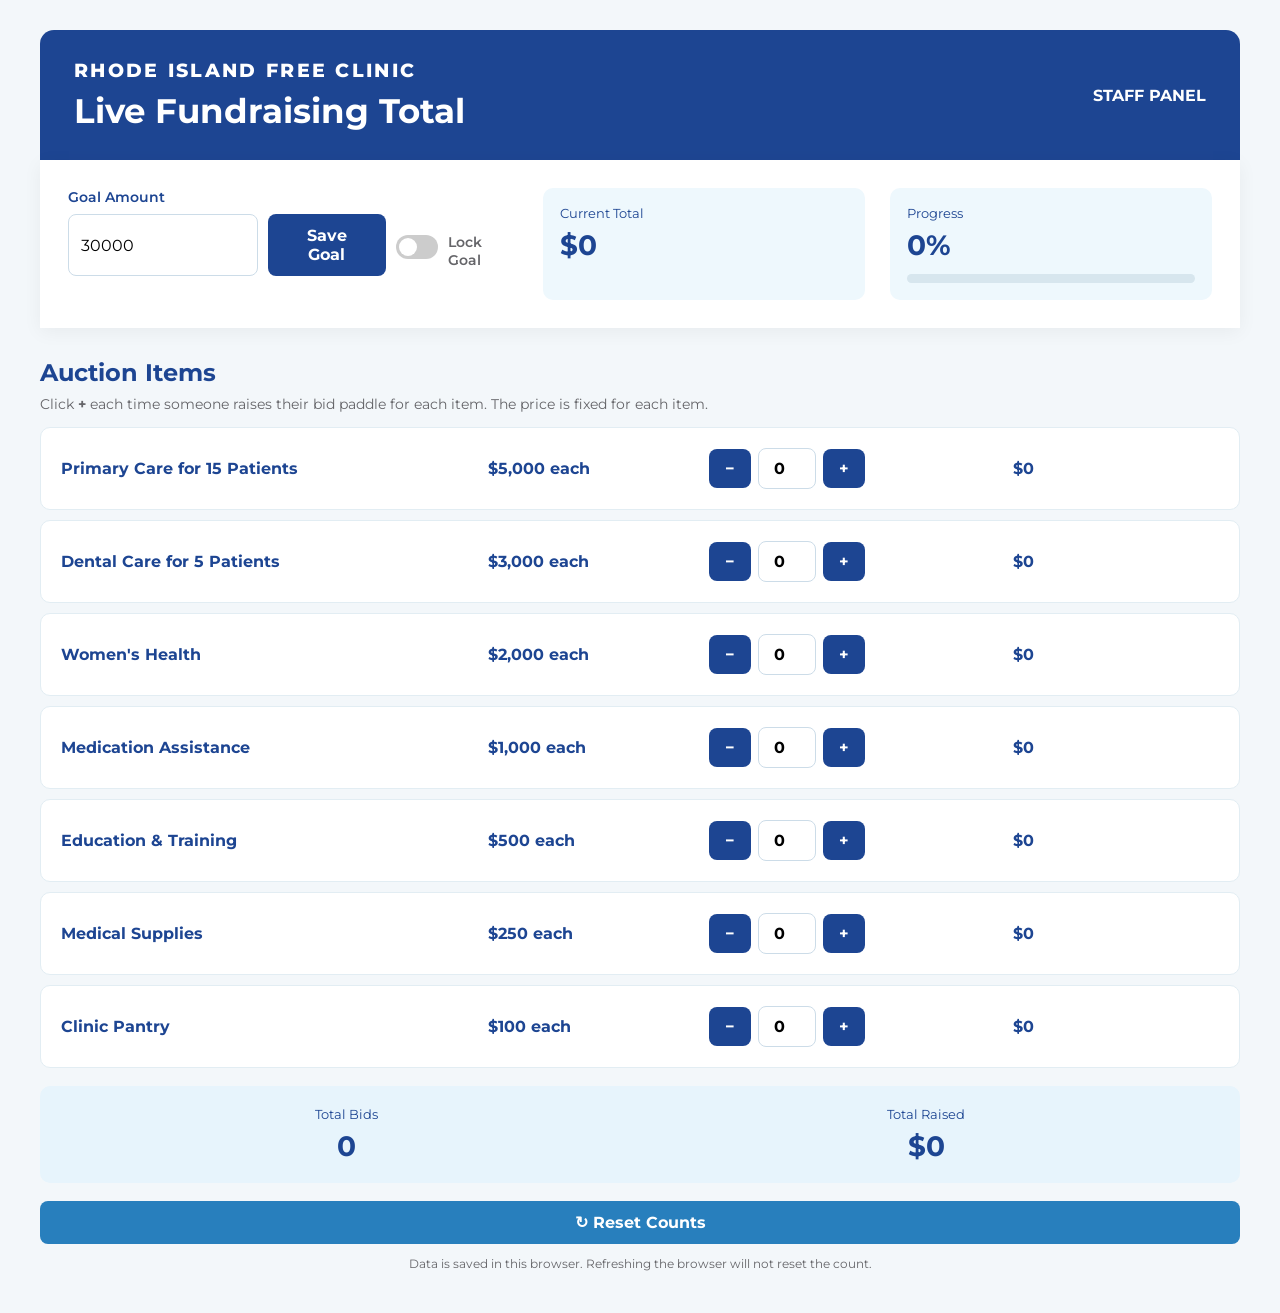
<file: admin.html>
<!doctype html>
<html lang="en">
  <head>
    <meta charset="UTF-8" />
    <meta name="viewport" content="width=device-width, initial-scale=1.0" />
    <title>RIFC Fundraising — Staff Panel</title>
    <link rel="stylesheet" href="styles.css" />
  </head>
  <body class="admin-page">
    <main class="admin-shell">
      <header class="admin-header">
        <div>
          <div class="eyebrow">RHODE ISLAND FREE CLINIC</div>
          <h1>Live Fundraising Total</h1>
        </div>
        <div class="private-label">STAFF PANEL<br /></div>
      </header>

      <section class="summary-card">
        <div>
          <label for="goalInput">Goal Amount</label>
          <div class="goal-row">
            <input
              id="goalInput"
              type="number"
              min="1"
              step="100"
              value="20000"
            />
            <button id="saveGoal">Save Goal</button>
            <div class="goal-lock">
              <label class="toggle">
                <input type="checkbox" id="lockGoal" />
                <span class="slider"></span>
              </label>

              <span>Lock Goal</span>
            </div>
          </div>
        </div>

        <div class="summary-stat">
          <span>Current Total</span>
          <strong id="adminTotal">$0</strong>
        </div>
        <div class="summary-stat">
          <span>Progress</span>
          <strong id="adminPercent">0%</strong>
          <div class="mini-progress"><div id="miniProgress"></div></div>
        </div>
      </section>

      <section>
        <div class="section-title">
          <h2>Auction Items</h2>
        </div>
        <p class="instruction">
          Click <strong>+</strong> each time someone raises their bid paddle for
          each item. The price is fixed for each item.
        </p>
        <div id="items"></div>
      </section>

      <section class="bottom-summary">
        <div><span>Total Bids</span><strong id="bidCount">0</strong></div>
        <div><span>Total Raised</span><strong id="bottomTotal">$0</strong></div>
      </section>

      <button class="reset" id="resetCounts">↻ Reset Counts</button>
      <p class="note">
        Data is saved in this browser. Refreshing the browser will not reset the
        count.
      </p>
    </main>
    <script src="app.js"></script>
  </body>
</html>
</file>
<file: styles.css>
@import url("https://fonts.googleapis.com/css2?family=Montserrat:wght@400;500;600;700;800&display=swap");

:root {
  --blue: #1d4592;
  --light-blue: #99dafe;
  --mid-blue: #2aaeea;
  --gray: #656569;
  --light-gray: #eef5fa;
  --white: #ffffff;
  --green: #2d8a52;
}

* {
  box-sizing: border-box;
}

body {
  width: 100%;
  height: 100%;
  margin: 0;
  min-height: 100vh;
  font-family: "Montserrat", Arial, sans-serif;
  color: var(--blue);
  background: #f3f7fa;
}

.public-page {
  width: 100vw;
  height: 100vh;
  overflow: hidden;
}

button,
input {
  font: inherit;
}

.public-shell {
  width: 100vw;
  height: 100vh;
  min-height: 0;
  background: radical-gradient(
    circle at 50% 45%,
    #ffffff 0%,
    #f5fbff 45%,
    #eaf7fd 100%
  );
  display: flex;
  flex-direction: column;
}

.public-header {
  flex: 0 0 10vh;
  padding: 1.5vh 5vw;
  display: flex;
  justify-content: space-between;
  align-items: center;
  background: rgba(229, 240, 243, 0.98);
  border-bottom: 2px solid #e3f2fa;
}

.eyebrow {
  letter-spacing: 0.12em;
  font-weight: 800;
  font-size: clamp(15px, 1.5vw, 24px);
}

.tagline {
  color: var(--gray);
  margin-top: 5px;
  font-size: clamp(15px, 1.5vw, 24px);
}

.fundraiser {
  flex: 1 1 auto;
  min-height: 0;
  padding: 1vh 4vw;
  text-align: center;
  display: flex;
  flex-direction: column;
  justify-content: center;
}

.fundraiser > .eyebrow {
  font-size: clamp(22px, 2.4vw, 40px);
  margin: 5px 1vh;
  letter-spacing: 0.1em;
}

.display-grid {
  width: 100%;
  max-width: 1450px;
  flex: 1 1 auto;
  min-height: 0;
  margin: 0 auto;
  display: grid;
  grid-template-columns: minmax(400px, 48%) minmax(400px, 52%);
  gap: 3vw;
  align-items: center;
}

.thermometer-stage {
  position: relative;
  height: min(67vh, 650px);
  width: clamp(250px, 22vw, 330px);
  display: flex;
  justify-content: center;
  align-items: center;
}

.thermometer-wrap {
  position: relative;
  height: 100%;
  min-height: 0;
  display: flex;
  justify-content: center;
  align-items: center;
  padding: 1vh 0 3vh;
}

.thermometer {
  position: relative;
  width: clamp(90px, 8vw, 135px);
  height: min(67vh, 650px);
  border: clamp(6px, 0.55vw, 9px) solid var(--blue);
  border-radius: 100px;
  background: #ffffff;
  overflow: hidden;
  box-shadow: 0 8px 25px rgba(29, 69, 146, 0.12);
}

.thermometer-fill {
  position: absolute;
  left: 0;
  right: 0;
  bottom: 0;
  height: 0%;
  background: linear-gradient(to top, var(--mid-blue), var(--light-blue));
  transition: height 1.2s ease;
  border-radius: 0 0 80px 80px;
}

.milestones {
  position: absolute;
  inset: 0;
  z-index: 4;
  pointer-events: none;
}
.milestone {
  position: absolute;
  left: 50%;
  width: clamp(190px, 17vw, 280px);
  height: 0;
  transform: translateX(-50%);
  pointer-events: none;
}

.milestone-line {
  position: absolute;
  top: 0;
  left: 0;
  /*width: 100% */
  width: 240px;
  border-top: 3px solid var(--blue);
  opacity: 0.5;
  transition:
    opacity 0.4s ease,
    width 0.4s ease,
    border-width 0.4s ease;
}

.milestone-label {
  position: absolute;
  left: calc(50% + 130px);
  top: 50%;
  transform: translateY(-50%);
  white-space: nowrap;
  font-size: clamp(14px, 1.15vw, 20px);
  font-weight: 700;
  color: var(--blue);
  background: rgba(255, 255, 255, 0.95);
  padding: 6px 12px;
  border-radius: 7px;
  box-shadow: 0.2px 8px rgba(29, 69, 146, 0.08);
  transition:
    transform 0.4s ease,
    background 0.4s ease,
    box-shadow 0.4s ease;
}

/* Future animation state */

.milestone.reached .milestone-line {
  opacity: 1;
  width: 270px;
  border-width: 4px;
}

.milestone.reached .milestone-label {
  transform: translateY(-50%) scale(1.08);
  background: var(--light-blue);
  box-shadow: 0 4px 14px rgba(29, 69, 146, 0.18);
}

.scale {
  height: min(58vh, 480px);
  min-height: 280px;
  display: flex;
  flex-direction: column;
  justify-content: space-between;
  text-align: left;
  font-size: 18px;
  font-weight: 600;
}

.total-area {
  text-align: center;
  padding: 2vh 2vw;
}
.amount {
  font-size: clamp(65px, 8vw, 125px);
  font-weight: 800;
  line-height: 0.95;
  letter-spacing: -0.055em;
  white-space: nowrap;
}
.raised,
.goal-label {
  font-size: clamp(17px, 1.6vw, 28px);
  letter-spacing: 0.08em;
  font-weight: 700;
}
.rule {
  height: 3px;
  background: var(--light-blue);
  margin: 2.5vh auto;
  width: 65%;
  border-radius: 3px;
}
.percent {
  font-size: clamp(65px, 7vw, 110px);
  font-weight: 800;
  line-height: 0.95;
}
.thank-you {
  margin-top: 2.5vh;
  font-size: clamp(18px, 1.8vw, 30px);
  font-weight: 600;
  line-height: 1.25;
}
.public-footer {
  flex: 0 0 7vh;
  background: var(--blue);
  color: white;
  padding: 1vh 5vw;
  display: flex;
  align-items: center;
  justify-content: center;
  text-align: center;
  font-size: clamp(11px, 0.9vw, 16px);
}

/* ================================
   Donation Surge Animation
   ================================ */

.thermometer-stage.donation-surge {
  animation: thermometerSurge 900ms ease-out;
}

@keyframes thermometerSurge {
  0% {
    transform: scale(1);
  }

  25% {
    transform: scale(1.035);
  }

  55% {
    transform: scale(0.995);
  }

  100% {
    transform: scale(1);
  }
}

/* Brief glow around the thermometer */
.thermometer-stage.donation-surge .thermometer {
  animation: thermometerGlow 900ms ease-out;
}

@keyframes thermometerGlow {
  0% {
    box-shadow: 0 8px 25px rgba(29, 69, 146, 0.12);
  }

  35% {
    box-shadow:
      0 0 28px rgba(42, 174, 234, 0.55),
      0 8px 30px rgba(29, 69, 146, 0.18);
  }

  100% {
    box-shadow: 0 8px 25px rgba(29, 69, 146, 0.12);
  }
}

/* Bulb gets a little pulse too */
.thermometer-stage.donation-surge .thermometer-bulb {
  animation: bulbPulse 900ms ease-out;
}

@keyframes bulbPulse {
  0% {
    transform: translateX(-50%) scale(1);
  }

  35% {
    transform: translateX(-50%) scale(1.08);
  }

  100% {
    transform: translateX(-50%) scale(1);
  }
}

/* ================================
   Sparkles
   ================================ */

.thermometer-sparkles {
  position: absolute;
  inset: 0;
  pointer-events: none;
  z-index: 10;
  overflow: visible;
}

.thermometer-sparkle {
  position: absolute;
  width: 10px;
  height: 10px;
  opacity: 0;
  transform: scale(0);
}

.thermometer-sparkle::before,
.thermometer-sparkle::after {
  content: "";
  position: absolute;
  left: 50%;
  top: 50%;
  width: 100%;
  height: 3px;
  border-radius: 3px;
  background: var(--light-blue);
  transform: translate(-50%, -50%);
}

.thermometer-sparkle::after {
  transform: translate(-50%, -50%) rotate(90deg);
}

.thermometer-sparkle {
  animation: sparkleEnergy 900ms ease-out forwards;
}

@keyframes sparkleEnergy {
  0% {
    opacity: 0;
    transform: scale(0) rotate(0deg);
  }

  20% {
    opacity: 1;
    transform: scale(1) rotate(45deg);
  }

  65% {
    opacity: 1;
    transform: scale(0.8) rotate(90deg);
  }

  100% {
    opacity: 0;
    transform: scale(0.2) rotate(135deg);
  }
}

.admin-page {
  padding: 30px;
}
.admin-shell {
  max-width: 1200px;
  margin: auto;
}
.admin-header {
  background: var(--blue);
  color: white;
  padding: 28px 34px;
  border-radius: 14px 14px 0 0;
  display: flex;
  justify-content: space-between;
  align-items: center;
}
.admin-header h1 {
  margin: 8px 0 0;
  font-size: 34px;
}
.private-label {
  text-align: right;
  font-weight: 700;
}
.private-label small {
  font-weight: 400;
  opacity: 0.8;
}

.summary-card {
  background: white;
  padding: 28px;
  display: grid;
  grid-template-columns: 1.4fr 1fr 1fr;
  gap: 25px;
  box-shadow: 0 4px 18px #0000000d;
}
label {
  display: block;
  font-size: 14px;
  margin-bottom: 8px;
  font-weight: 600;
}
.goal-row {
  display: flex;
  gap: 10px;
}
input {
  width: 190px;
  border: 1px solid #ccdce8;
  border-radius: 8px;
  padding: 12px;
}
button {
  border: 0;
  border-radius: 8px;
  padding: 12px 18px;
  background: var(--blue);
  color: white;
  cursor: pointer;
  font-weight: 700;
}
button:hover {
  opacity: 0.9;
}
button.secondary {
  background: #e6f3fb;
  color: var(--blue);
}

.goal-lock {
  display: flex;
  align-items: center;
  gap: 10px;
  margin-top: 12px;
  font-size: 14px;
  font-weight: 600;
  color: var(--gray);
}

.goal-lock .toggle {
  position: relative;
  width: 42px;
  height: 24px;
  display: inline-block;
}

.goal-lock .toggle input {
  opacity: 0;
  width: 0;
  height: 0;
}

.goal-lock .slider {
  position: absolute;
  inset: 0;
  cursor: pointer;
  background: #ccc;
  border-radius: 24px;
  transition: 0.2s;
}

.goal-lock .slider::before {
  content: "";
  position: absolute;
  width: 18px;
  height: 18px;
  left: 3px;
  top: 3px;
  background: white;
  border-radius: 50%;
  transition: 0.2s;
}

.goal-lock .toggle input:checked + .slider {
  background: var(--blue);
}

.goal-lock .toggle input:checked + .slider::before {
  transform: translateX(18px);
}

.summary-stat {
  background: #eef8fd;
  padding: 17px;
  border-radius: 10px;
}
.summary-stat span,
.bottom-summary span {
  display: block;
  font-size: 13px;
  margin-bottom: 7px;
}
.summary-stat strong {
  font-size: 28px;
}
.mini-progress {
  margin-top: 12px;
  height: 9px;
  border-radius: 20px;
  background: #d7e6ee;
  overflow: hidden;
}
#miniProgress {
  height: 100%;
  width: 0;
  background: var(--mid-blue);
  transition: width 0.5s ease;
}

.section-title {
  display: flex;
  justify-content: space-between;
  align-items: center;
  margin: 30px 0 12px;
}
.section-title h2 {
  margin: 0;
}

.item-row {
  background: white;
  padding: 20px;
  border: 1px solid #e2edf3;
  border-radius: 10px;
  margin-bottom: 10px;
  display: grid;
  grid-template-columns: 2fr 1fr 1.4fr 1fr;
  gap: 15px;
  align-items: center;
}
.item-name {
  font-weight: 700;
}
.item-price,
.item-total {
  font-weight: 700;
}
.stepper {
  display: flex;
  align-items: center;
  gap: 7px;
}
.stepper button {
  width: 42px;
  padding: 10px 0;
}
.quantity {
  width: 58px;
  text-align: center;
  font-weight: 700;
  padding: 10px 5px;
}
.bottom-summary {
  margin-top: 18px;
  background: #e7f4fc;
  border-radius: 10px;
  padding: 20px;
  display: flex;
  justify-content: space-around;
  text-align: center;
}
.bottom-summary strong {
  font-size: 28px;
}
.reset {
  width: 100%;
  margin-top: 18px;
  background: #287fbd;
}
.note {
  color: var(--gray);
  font-size: 12px;
  text-align: center;
}

@media (min-aspect-ratio: 16/10) {
  .display-grid {
    grid-template-columns:
      minmax(450px, 1fr)
      minmax(500px, 1.05fr);
  }
  .thermometer {
    height: min(68vh, 680px);
  }
}
@media (min-width: 1600px) {
  .display-grid {
    max-width: 1550px;
  }
  .thermometer {
    width: 135px;
  }
  .amount {
    font-size: 125px;
  }
  .percent {
    font-size: 110px;
  }
}

@media (max-height: 700px) {
  .public-header {
    flex-basis: 9vh;
  }
  .public-footer {
    flex-basis: 6vh;
  }
  .fundraiser > .eyebrow {
    margin-bottom: 0.5vh;
  }
  .thermometer {
    height: 58vh;
  }
  .thank-you {
    margin-top: 1vh;
  }
  .scale {
    height: 300px;
  }
  .summary-card,
  .item-row {
    grid-template-columns: 1fr;
  }
  .admin-page {
    padding: 10px;
  }
}
.instruction {
  color: var(--gray);
  margin: -4px 0 14px;
  font-size: 14px;
}
</file>
